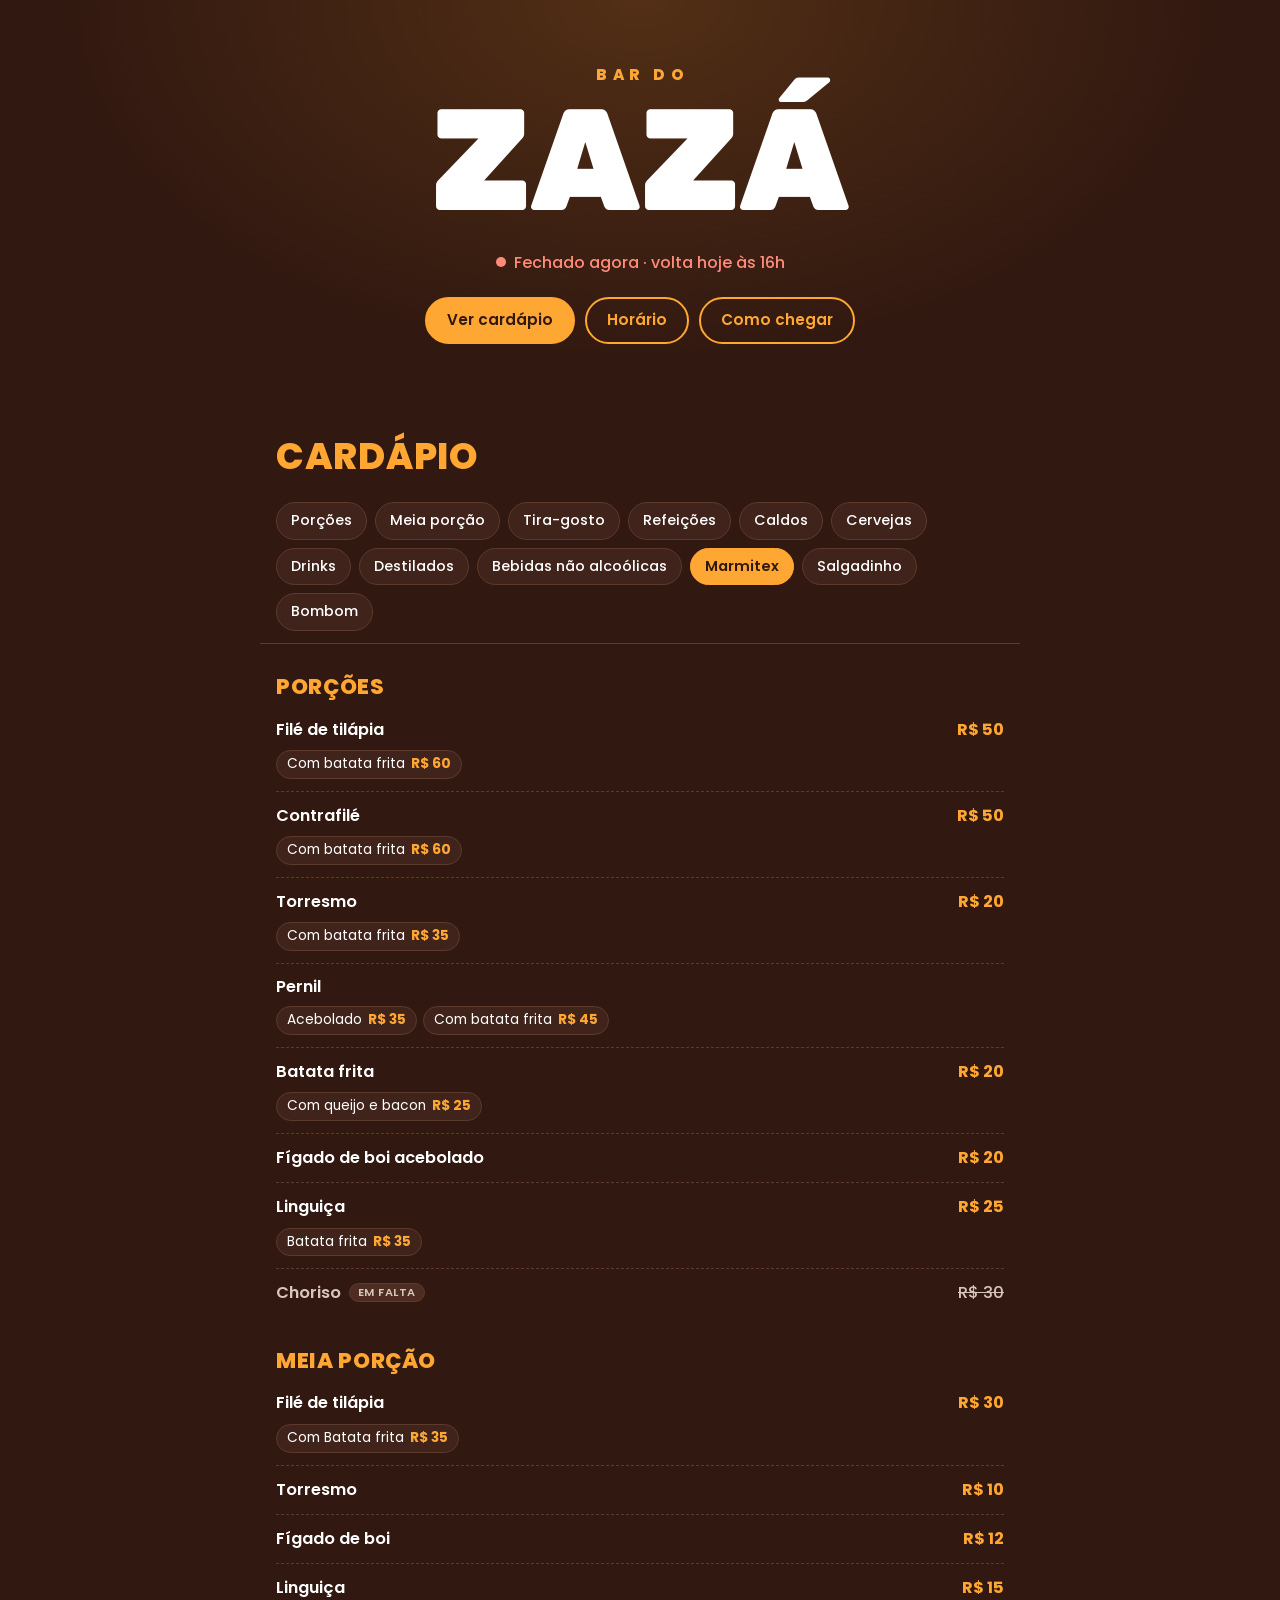
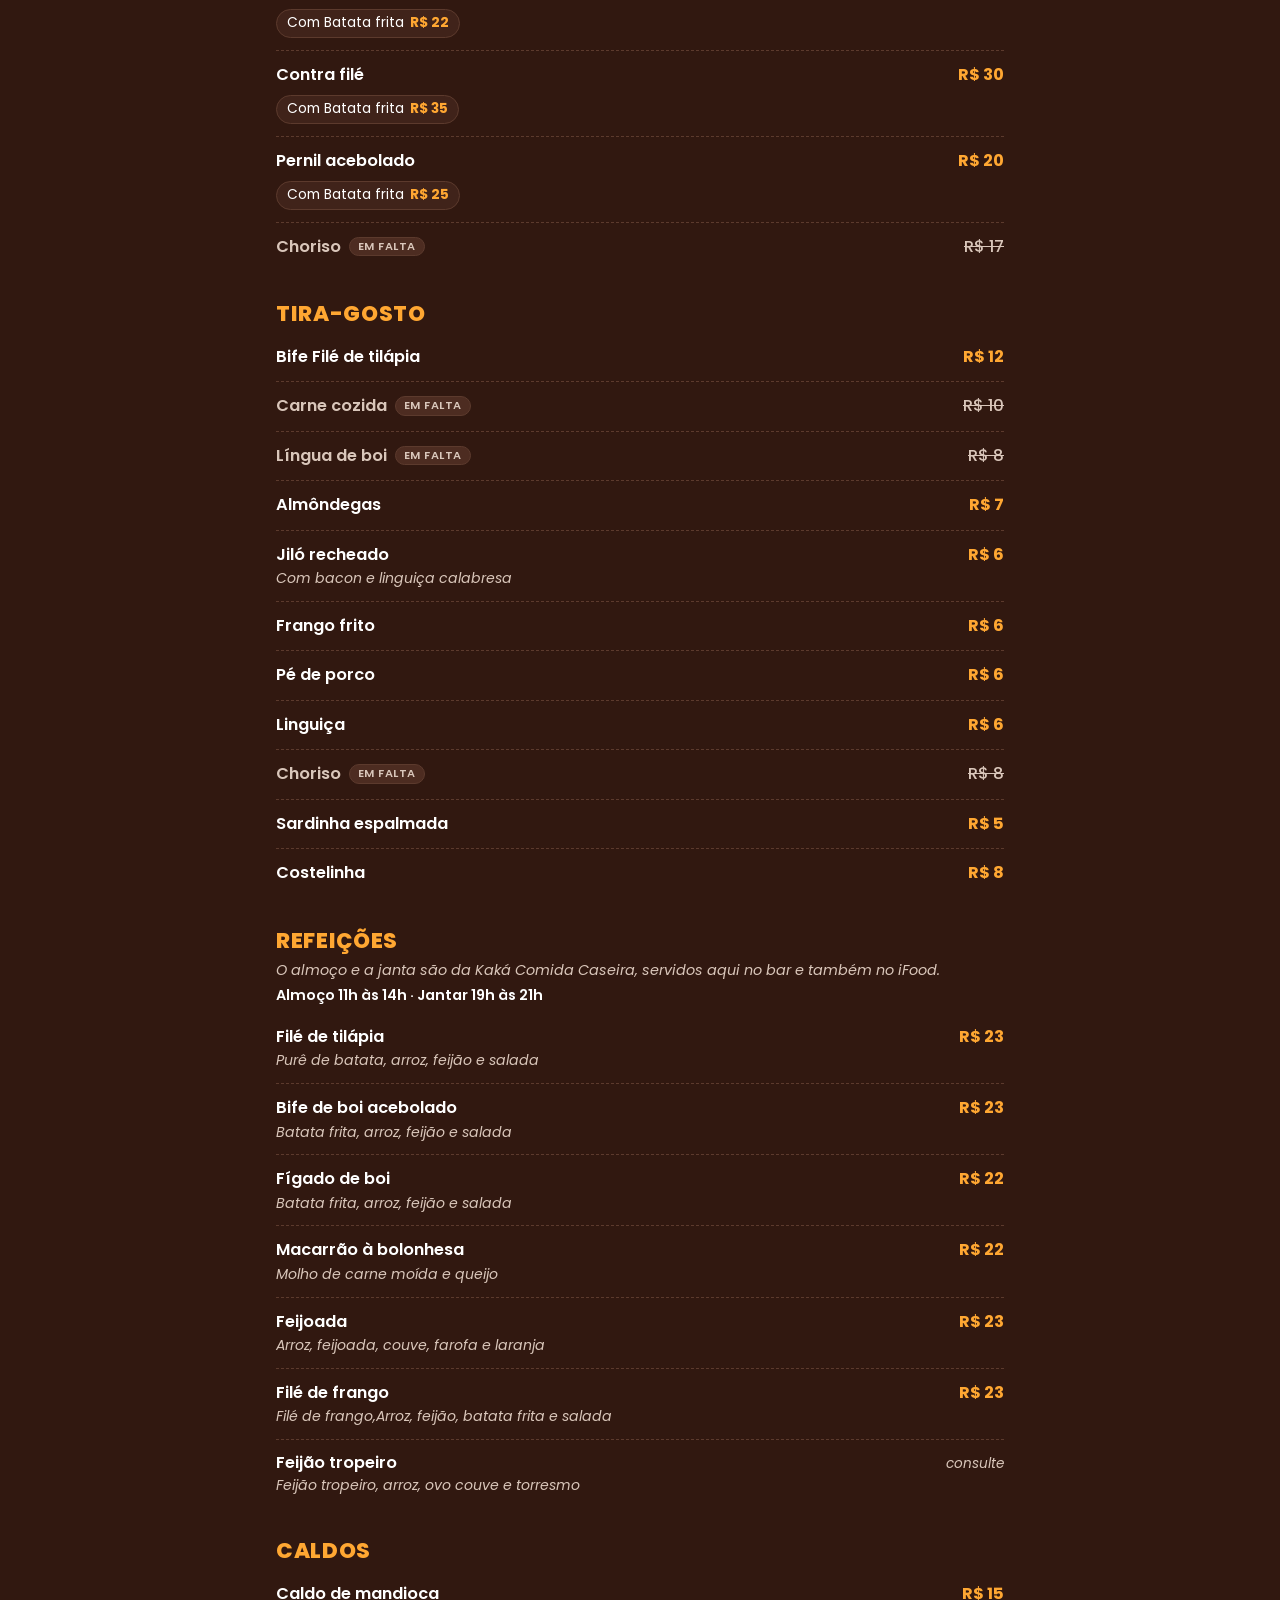
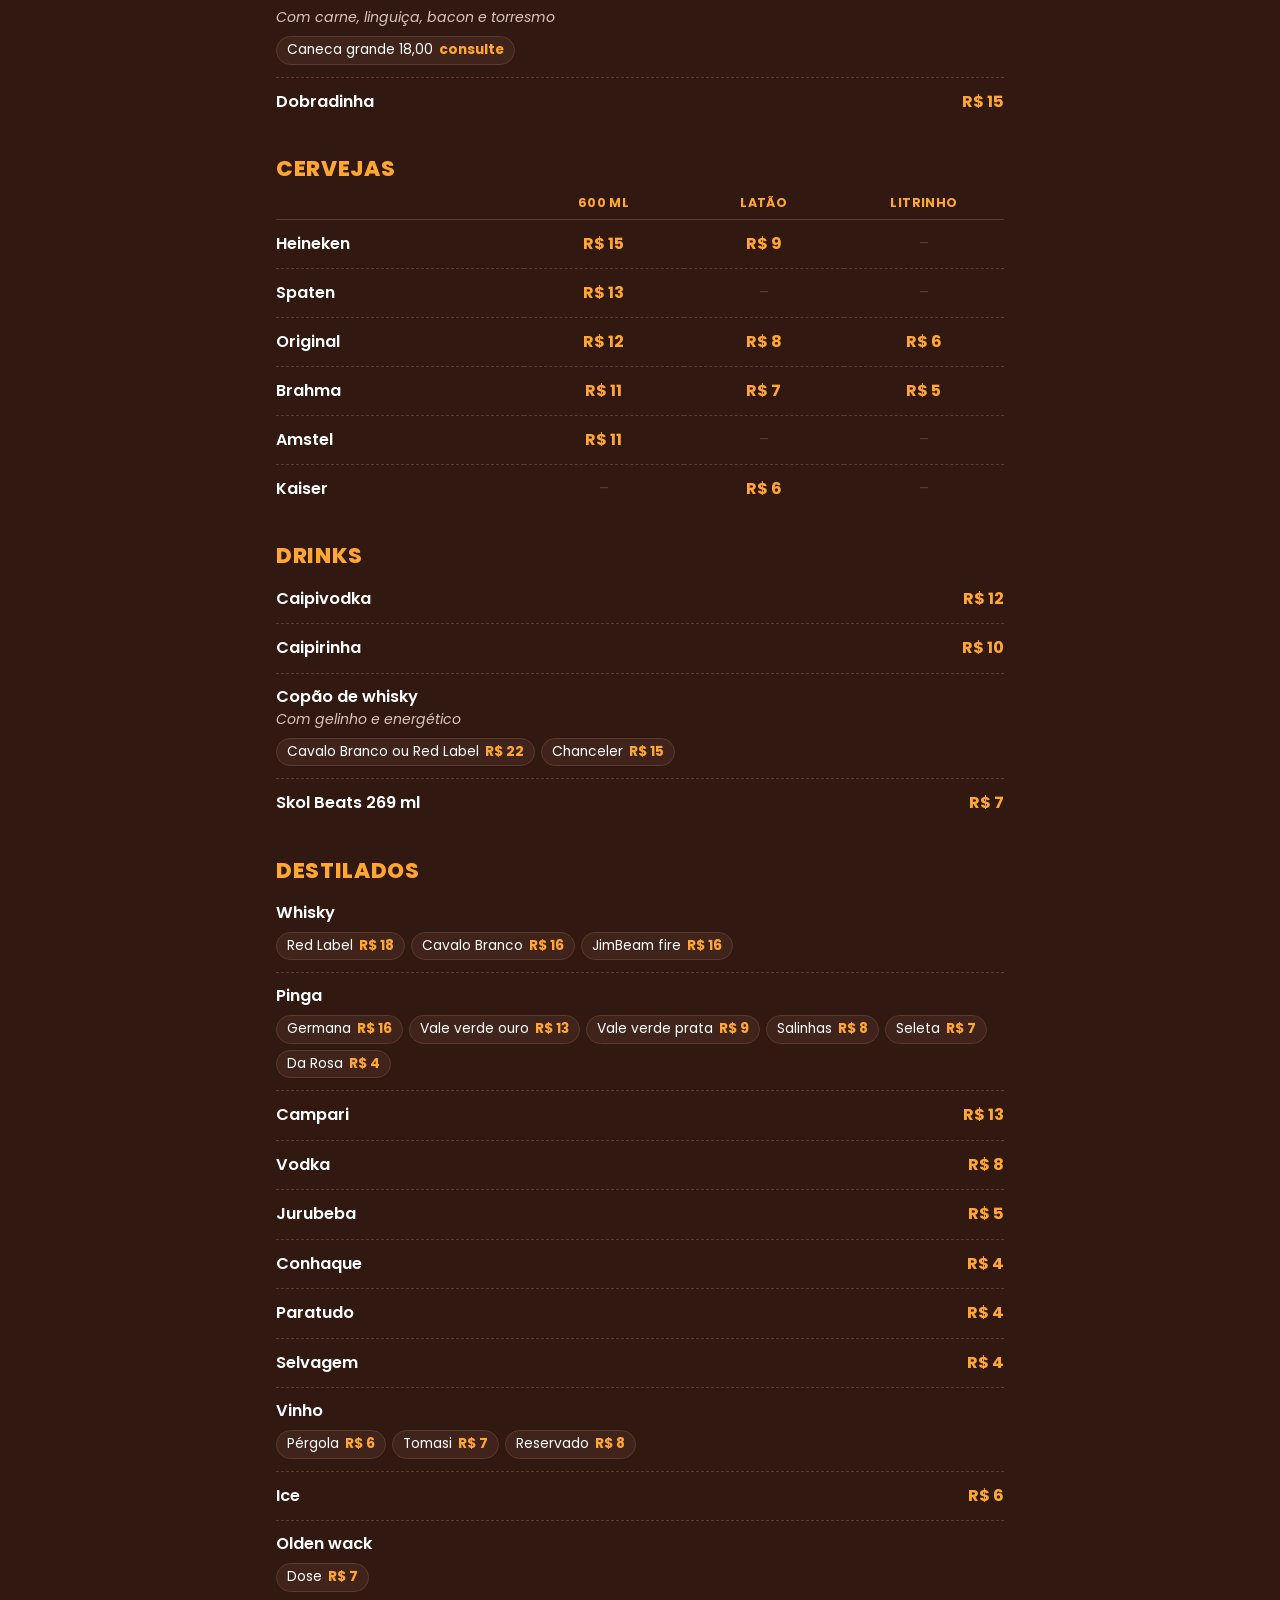
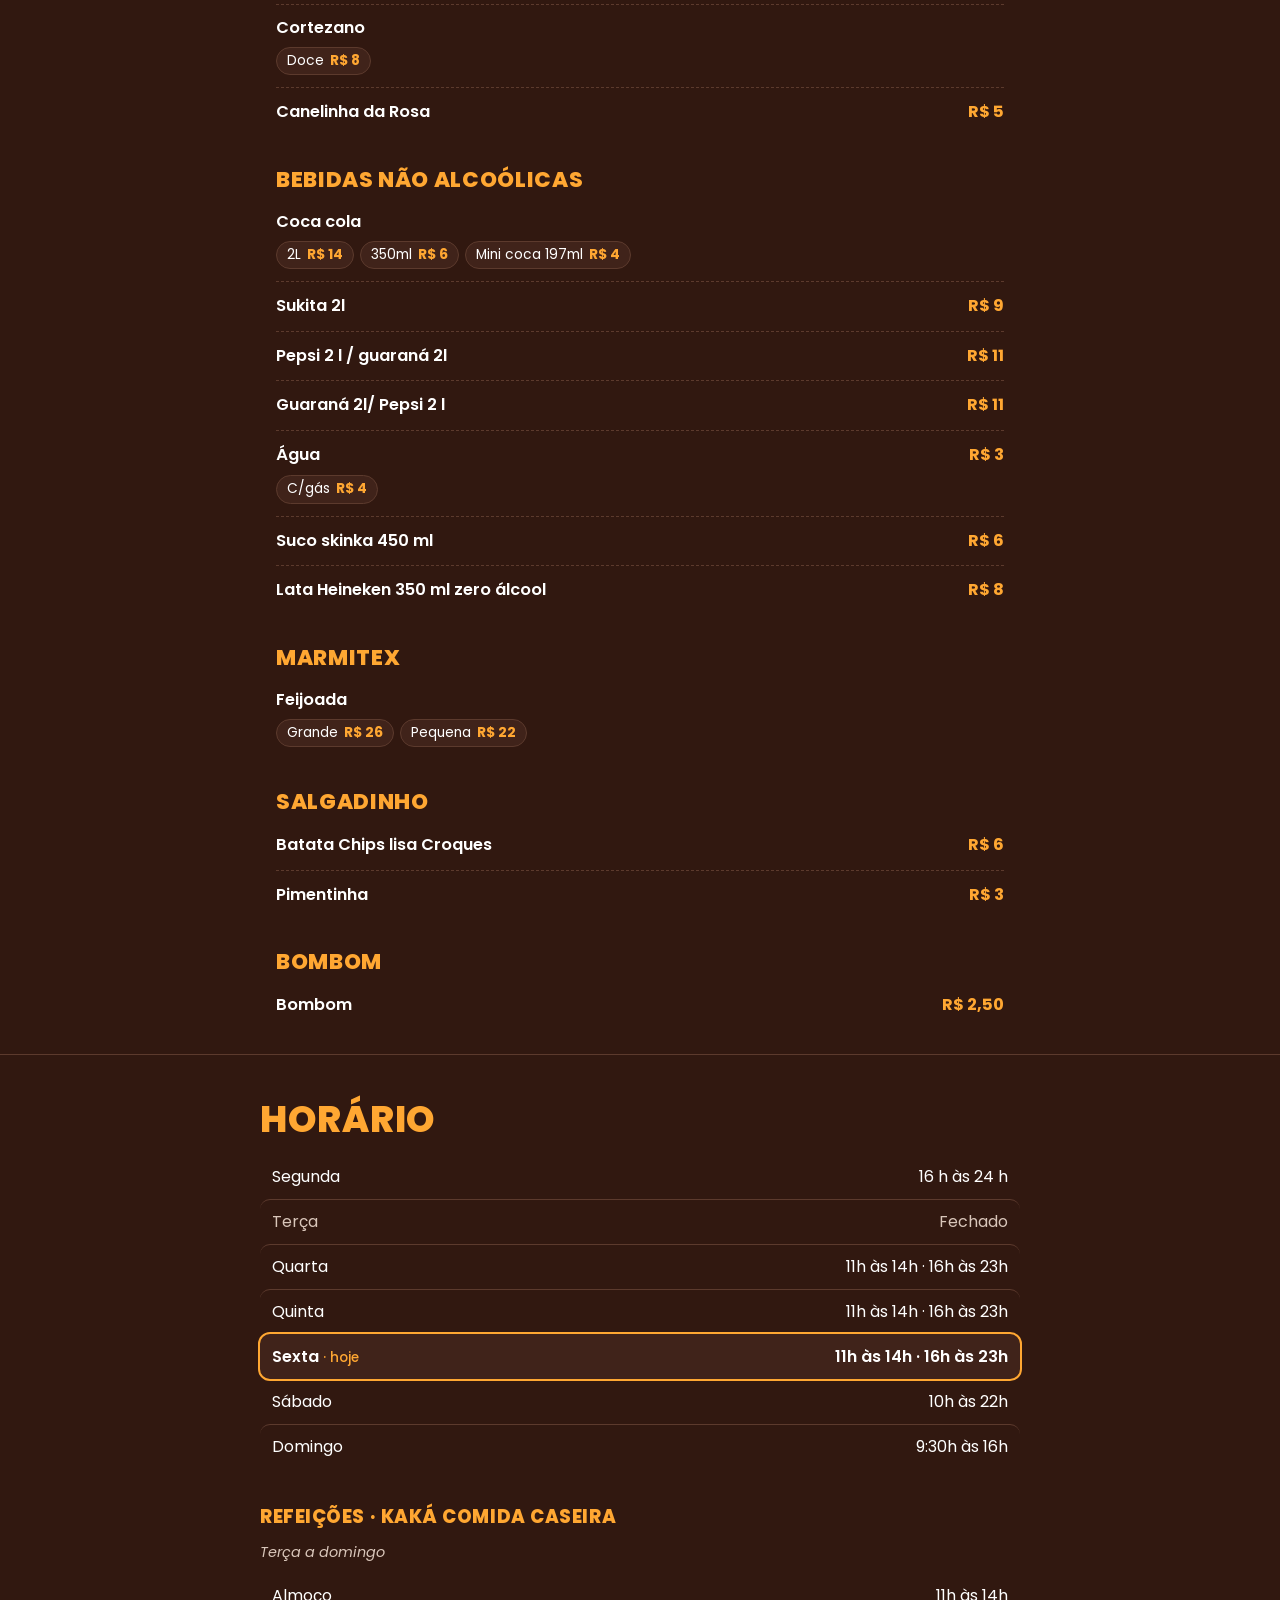
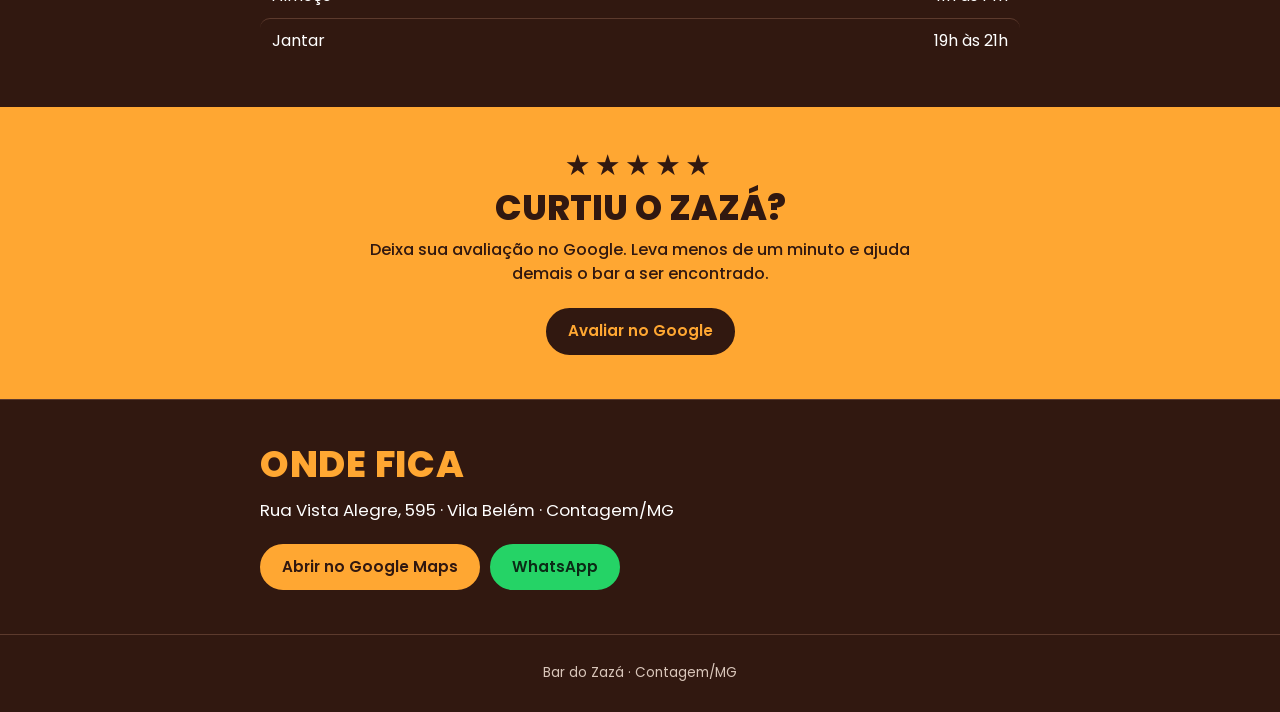
<file: index.html>
<!doctype html>
<html lang="pt-BR">
  <head>
    <meta charset="utf-8" />
    <meta name="viewport" content="width=device-width, initial-scale=1, viewport-fit=cover" />
    <title>Bar do Zazá · Cardápio e horário</title>
    <meta
      name="description"
      content="Cardápio, horário de funcionamento e localização do Bar do Zazá, em Contagem/MG. Porções, tira-gosto, refeições, cervejas e drinks."
    />
    <meta name="theme-color" content="#311810" />
    <meta property="og:title" content="Bar do Zazá" />
    <meta property="og:description" content="Cardápio, horário e localização. Terça a domingo, a partir das 12h." />
    <meta property="og:type" content="website" />
    <link rel="icon" href="assets/favicon.svg" type="image/svg+xml" />
    <link rel="preconnect" href="https://fonts.googleapis.com" />
    <link rel="preconnect" href="https://fonts.gstatic.com" crossorigin />
    <link
      href="https://fonts.googleapis.com/css2?family=Poppins:ital,wght@0,400;0,500;0,600;0,700;0,800;1,400&family=Rubik:wght@900&display=swap"
      rel="stylesheet"
    />
    <link rel="stylesheet" href="assets/style.css" />
  </head>
  <body>
    <header class="hero">
      <div class="hero__inner">
        <p class="hero__eyebrow">Bar do</p>
        <h1 class="hero__logo" aria-label="Zazá">Zazá</h1>
        <p class="status" id="status" aria-live="polite">&nbsp;</p>
        <nav class="hero__acoes" aria-label="Atalhos">
          <a class="botao botao--cheio" href="#cardapio">Ver cardápio</a>
          <a class="botao" href="#horario">Horário</a>
          <a class="botao" id="link-maps-topo" href="#" target="_blank" rel="noopener">Como chegar</a>
        </nav>
      </div>
    </header>

    <main>
      <section id="cardapio" class="cardapio" aria-labelledby="titulo-cardapio">
        <div class="secao-topo">
          <h2 id="titulo-cardapio" class="titulo">Cardápio</h2>
        </div>
        <nav class="abas" id="abas" aria-label="Seções do cardápio"></nav>
        <div class="cardapio__lista" id="cardapio-lista"></div>
      </section>

      <section id="fotos" class="fotos" aria-labelledby="titulo-fotos" hidden>
        <div class="secao-topo">
          <h2 id="titulo-fotos" class="titulo">Fotos</h2>
        </div>
        <ul class="fotos__lista" id="fotos-lista"></ul>
      </section>

      <section id="horario" class="bloco" aria-labelledby="titulo-horario">
        <div class="bloco__inner">
          <h2 id="titulo-horario" class="titulo">Horário</h2>
          <ul class="horarios" id="horarios"></ul>
          <p class="nota" id="aviso-horario"></p>

          <div class="refeicoes-horario" id="horario-refeicoes" hidden>
            <h3 class="subtitulo" id="titulo-refeicoes">Refeições</h3>
            <p class="nota nota--topo" id="dias-refeicoes"></p>
            <ul class="horarios" id="horarios-refeicoes"></ul>
          </div>
        </div>
      </section>

      <section id="avaliar" class="avaliar" aria-labelledby="titulo-avaliar">
        <div class="avaliar__inner">
          <div class="estrelas" aria-hidden="true">★★★★★</div>
          <h2 id="titulo-avaliar" class="avaliar__titulo">Curtiu o Zazá?</h2>
          <p class="avaliar__texto">
            Deixa sua avaliação no Google. Leva menos de um minuto e ajuda demais o bar a ser
            encontrado.
          </p>
          <a class="botao botao--escuro" id="link-avaliar" href="#" target="_blank" rel="noopener">
            Avaliar no Google
          </a>
        </div>
      </section>

      <section id="onde" class="bloco" aria-labelledby="titulo-onde">
        <div class="bloco__inner">
          <h2 id="titulo-onde" class="titulo">Onde fica</h2>
          <p class="endereco" id="endereco"></p>
          <div class="contatos">
            <a class="botao botao--cheio" id="link-maps" href="#" target="_blank" rel="noopener">
              Abrir no Google Maps
            </a>
            <a class="botao botao--whats" id="link-whatsapp" href="#" target="_blank" rel="noopener">WhatsApp</a>
            <a class="botao" id="link-instagram" href="#" target="_blank" rel="noopener" hidden>Instagram</a>
          </div>
        </div>
      </section>
    </main>

    <footer class="rodape">
      <p><span id="rodape-nome">Bar do Zazá</span> · Contagem/MG</p>
    </footer>

    <script src="assets/config.js"></script>
    <script src="assets/dados-padrao.js"></script>
    <script src="assets/dados-planilha.js"></script>
    <script src="assets/app.js"></script>
  </body>
</html>
</file>
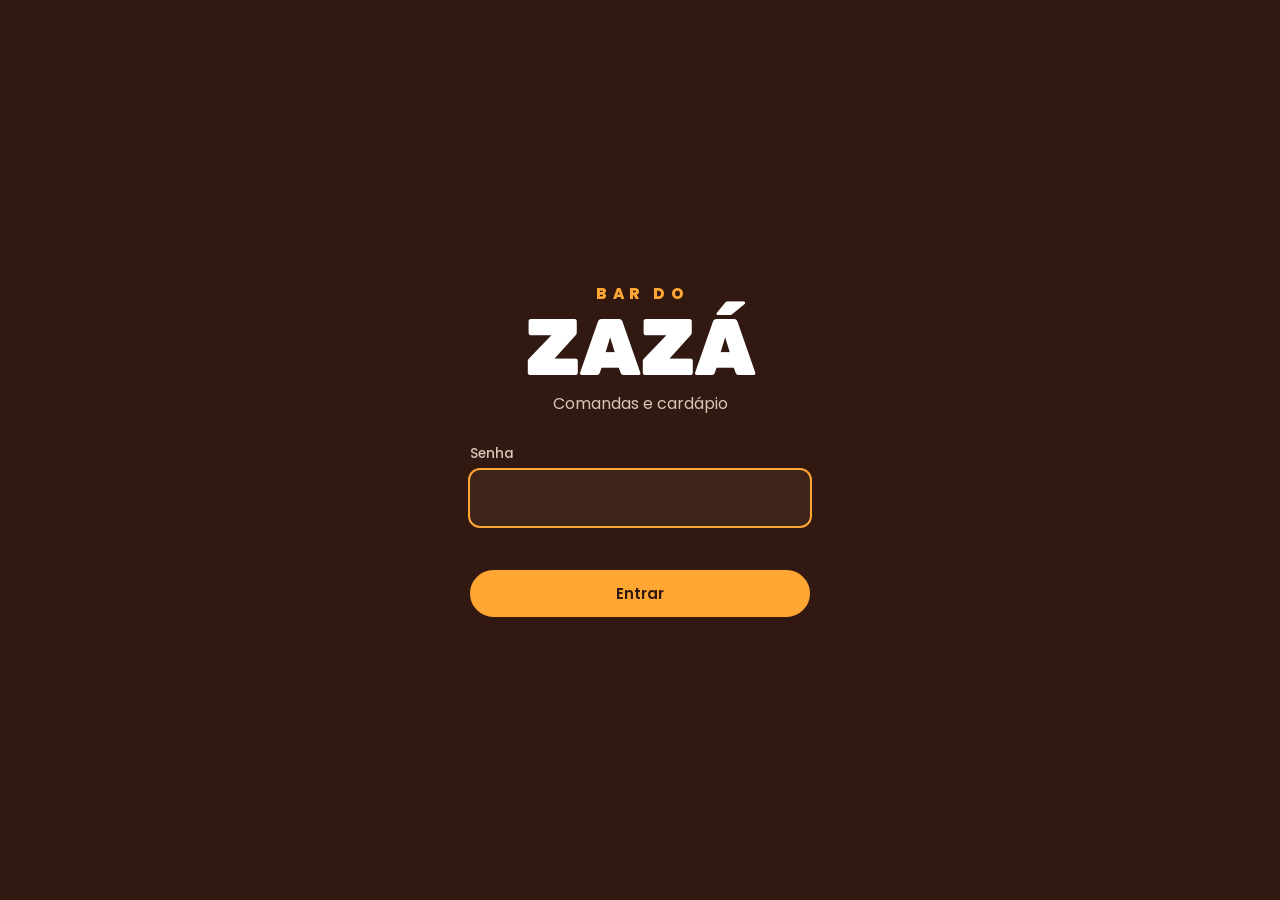
<file: admin/index.html>
<!doctype html>
<html lang="pt-BR">
  <head>
    <meta charset="utf-8" />
    <meta name="viewport" content="width=device-width, initial-scale=1, viewport-fit=cover" />
    <meta name="robots" content="noindex, nofollow" />
    <title>Zazá · Admin</title>
    <meta name="theme-color" content="#311810" />
    <meta name="apple-mobile-web-app-capable" content="yes" />
    <meta name="mobile-web-app-capable" content="yes" />
    <meta name="apple-mobile-web-app-title" content="Zazá Admin" />
    <link rel="icon" href="../assets/favicon.svg" type="image/svg+xml" />
    <link rel="apple-touch-icon" href="../assets/icone-180.png" />
    <link rel="manifest" href="manifest.webmanifest" />
    <link rel="preconnect" href="https://fonts.googleapis.com" />
    <link rel="preconnect" href="https://fonts.gstatic.com" crossorigin />
    <link
      href="https://fonts.googleapis.com/css2?family=Poppins:ital,wght@0,400;0,500;0,600;0,700;0,800;1,400&family=Rubik:wght@900&display=swap"
      rel="stylesheet"
    />
    <link rel="stylesheet" href="../assets/style.css" />
    <link rel="stylesheet" href="admin.css" />
  </head>
  <body class="admin">
    <!-- Login -->
    <section class="login" id="tela-login" hidden>
      <form class="login__caixa" id="form-login" autocomplete="on">
        <p class="hero__eyebrow">Bar do</p>
        <h1 class="hero__logo login__logo">Zazá</h1>
        <p class="login__sub">Comandas e cardápio</p>
        <label class="campo">
          <span>Senha</span>
          <input
            id="senha"
            name="password"
            type="password"
            inputmode="numeric"
            autocomplete="current-password"
            required
          />
        </label>
        <p class="erro" id="erro-login" role="alert"></p>
        <button class="botao botao--cheio botao--largo" type="submit" id="botao-entrar">Entrar</button>
      </form>
    </section>

    <!-- App (depois do login) -->
    <section id="tela-app" hidden>
      <header class="barra" id="barra">
        <h1 class="barra__titulo">Zazá</h1>
        <span class="sync" id="sync" role="status"></span>
        <button class="barra__link barra__link--forte" type="button" id="botao-instalar" hidden>Instalar app</button>
        <a class="barra__link" href="../" target="_blank" rel="noopener">Ver site</a>
        <button class="barra__link" type="button" id="botao-sair">Sair</button>
      </header>
      <nav class="menu" id="menu" aria-label="Seções do admin">
        <a href="#comandas" data-pagina="comandas">Comandas</a>
        <a href="#cardapio" data-pagina="cardapio">Cardápio</a>
        <a href="#vendas" data-pagina="vendas">Vendas</a>
        <a href="#bar" data-pagina="bar">Bar</a>
        <a href="#fotos" data-pagina="fotos">Fotos</a>
      </nav>

      <!-- Aparece em todas as telas (até dentro da comanda) quando algo não chega no banco -->
      <p class="alerta-envio" id="alerta-envio" role="alert" hidden></p>

      <div class="pagina" id="pagina-comandas" hidden></div>
      <div class="pagina" id="pagina-comanda" hidden></div>
      <div class="pagina" id="pagina-conta" hidden></div>
      <div class="pagina" id="pagina-vendas" hidden></div>
      <div class="pagina" id="pagina-bar" hidden></div>
      <div class="pagina" id="pagina-fotos" hidden></div>

      <div class="pagina" id="pagina-cardapio" hidden>
        <nav class="abas" id="abas" aria-label="Seções"></nav>
        <p class="dica">Toque em <b>Em falta</b> quando acabar. Toque no item para editar.</p>
        <div id="lista" class="admin-lista"></div>
        <div class="admin-rodape">
          <button class="botao botao--largo" type="button" id="botao-nova-secao">+ Nova seção</button>
        </div>
      </div>
    </section>

    <!-- Carregando -->
    <div class="carregando" id="carregando" hidden><span class="giro" aria-hidden="true"></span> Carregando…</div>

    <!-- Editor de item -->
    <dialog class="editor" id="editor" aria-labelledby="editor-titulo">
      <form id="form-item" method="dialog">
        <header class="editor__topo">
          <button class="barra__link" type="button" id="editor-cancelar">Cancelar</button>
          <h2 id="editor-titulo">Editar item</h2>
          <button class="barra__link barra__link--forte" type="submit" id="editor-salvar">Salvar</button>
        </header>

        <div class="editor__corpo">
          <label class="campo">
            <span>Seção</span>
            <select id="campo-secao"></select>
          </label>
          <label class="campo" id="campo-secao-nova-rotulo" hidden>
            <span>Nome da nova seção</span>
            <input id="campo-secao-nova" type="text" autocapitalize="sentences" />
          </label>
          <label class="campo" id="campo-depois-rotulo" hidden>
            <span>Aparece depois de</span>
            <select id="campo-depois"></select>
          </label>
          <label class="campo">
            <span>Nome</span>
            <input id="campo-nome" type="text" required autocapitalize="sentences" />
          </label>
          <label class="campo">
            <span>Descrição <small>(opcional)</small></span>
            <textarea id="campo-descricao" rows="2" autocapitalize="sentences"></textarea>
          </label>

          <fieldset class="precos">
            <legend>Preços</legend>
            <p class="dica dica--editor">
              Um preço só? Deixe a opção vazia. Tem variações (com batata, latão, 600 ml)? Uma linha para
              cada.
            </p>
            <div id="variacoes"></div>
            <button class="botao botao--pequeno" type="button" id="botao-variacao">+ Adicionar variação</button>
          </fieldset>

          <button class="botao botao--perigo botao--largo" type="button" id="botao-excluir">Excluir item</button>
        </div>
      </form>
    </dialog>

    <!-- Perguntas e confirmações (no lugar das janelinhas do navegador) -->
    <dialog class="pergunta" id="pergunta" aria-labelledby="pergunta-titulo">
      <form id="pergunta-form" novalidate>
        <h2 class="pergunta__titulo" id="pergunta-titulo"></h2>
        <p class="pergunta__texto" id="pergunta-texto"></p>
        <div id="pergunta-campos"></div>
        <p class="erro" id="pergunta-erro" role="alert"></p>
        <div class="pergunta__botoes">
          <button class="botao" type="button" id="pergunta-cancelar">Cancelar</button>
          <button class="botao botao--cheio" type="submit" id="pergunta-ok">OK</button>
        </div>
      </form>
    </dialog>

    <div class="aviso" id="aviso" role="status" aria-live="polite"></div>
    <div class="desfazer" id="desfazer" role="status" aria-live="polite">
      <span id="desfazer-texto"></span>
      <button type="button" id="desfazer-botao">Desfazer</button>
    </div>

    <script src="../assets/config.js"></script>
    <script src="comandas.js"></script>
    <script src="site.js"></script>
    <script src="admin.js"></script>
  </body>
</html>
</file>
<file: assets/style.css>
/* Cores e letras tiradas do cardápio impresso (PDF) */
:root {
  --fundo: #311810;
  --fundo-2: #40231a;
  --fundo-3: #4d2c21;
  --linha: #5c3a2d;
  --texto: #ffffff;
  --texto-suave: #d9c6ba;
  --laranja: #ffa732;
  --laranja-escuro: #e88f15;
  --verde: #6fd38a;
  --vermelho: #ff8b7b;
  --amarelo: #ffd166;
  --whats: #25d366;
  --largura: 760px;
  --gutter: 16px;
  --logo: "Rubik", "Poppins", sans-serif;
  color-scheme: dark;
}

[hidden] {
  display: none !important;
}

* {
  box-sizing: border-box;
}

html {
  scroll-behavior: smooth;
  scroll-padding-top: 76px;
  -webkit-text-size-adjust: 100%;
}

@media (prefers-reduced-motion: reduce) {
  html {
    scroll-behavior: auto;
  }
}

body {
  margin: 0;
  background: var(--fundo);
  color: var(--texto);
  font-family: "Poppins", system-ui, -apple-system, "Segoe UI", sans-serif;
  font-size: 16px;
  line-height: 1.5;
  overflow-x: hidden;
}

a {
  color: inherit;
}

h1,
h2,
h3,
p {
  margin: 0;
}

/* ---------- Botões ---------- */

.botao {
  display: inline-flex;
  align-items: center;
  justify-content: center;
  gap: 8px;
  min-height: 46px;
  padding: 10px 20px;
  border: 2px solid var(--laranja);
  border-radius: 999px;
  color: var(--laranja);
  background: transparent;
  font-weight: 600;
  font-size: 0.95rem;
  text-decoration: none;
  white-space: nowrap;
  transition:
    background-color 0.15s,
    color 0.15s;
}

.botao:hover {
  background: rgba(255, 167, 50, 0.12);
}

.botao:focus-visible,
.aba:focus-visible {
  outline: 3px solid var(--texto);
  outline-offset: 2px;
}

.botao--cheio {
  background: var(--laranja);
  color: var(--fundo);
}

.botao--cheio:hover {
  background: var(--laranja-escuro);
  border-color: var(--laranja-escuro);
}

.botao--whats {
  border-color: var(--whats);
  background: var(--whats);
  color: #0b2a16;
}

.botao--whats:hover {
  background: #1fb858;
  border-color: #1fb858;
}

/* ---------- Topo ---------- */

.hero {
  padding: 48px var(--gutter) 44px;
  text-align: center;
  background:
    radial-gradient(ellipse at 50% 0%, rgba(255, 167, 50, 0.16), transparent 65%), var(--fundo);
}

.hero__inner {
  max-width: var(--largura);
  margin: 0 auto;
}

.hero__eyebrow {
  color: var(--laranja);
  font-weight: 800;
  letter-spacing: 0.35em;
  padding-left: 0.35em;
  text-transform: uppercase;
  font-size: 0.95rem;
}

.hero__logo {
  font-family: var(--logo);
  font-weight: 900;
  font-size: clamp(4.5rem, 22vw, 9rem);
  line-height: 1;
  text-transform: uppercase;
  margin: 2px 0 18px;
}

.status {
  display: inline-block;
  max-width: 100%;
  min-height: 1.5em;
  font-weight: 500;
  color: var(--texto-suave);
  text-wrap: balance;
}

.status::before {
  content: "";
  display: inline-block;
  width: 10px;
  height: 10px;
  margin-right: 8px;
  border-radius: 50%;
  background: currentColor;
  vertical-align: 1px;
}

.status:empty::before {
  display: none;
}

.status--aberto {
  color: var(--verde);
}

.status--fechado {
  color: var(--vermelho);
}

.status a {
  color: inherit;
  font-weight: 600;
}

.hero__acoes {
  display: flex;
  flex-wrap: wrap;
  justify-content: center;
  gap: 10px;
  margin-top: 22px;
}

/* ---------- Títulos ---------- */

.titulo {
  color: var(--laranja);
  font-weight: 800;
  font-size: clamp(1.7rem, 7vw, 2.3rem);
  text-transform: uppercase;
  letter-spacing: 0.02em;
  line-height: 1.1;
}

/* ---------- Cardápio ---------- */

.cardapio {
  max-width: var(--largura);
  margin: 0 auto;
  padding: 36px 0 24px;
}

.secao-topo {
  padding: 0 var(--gutter);
}

.abas {
  position: sticky;
  top: 0;
  z-index: 5;
  display: flex;
  gap: 8px;
  overflow-x: auto;
  margin-top: 14px;
  padding: 12px var(--gutter);
  scroll-padding-inline: var(--gutter);
  background: var(--fundo);
  border-bottom: 1px solid var(--linha);
  scrollbar-width: none;
}

/* Margem no fim da rolagem: padding à direita é ignorado em lista que rola */
.abas::after {
  content: "";
  flex: 0 0 calc(var(--gutter) - 8px);
}

.abas::-webkit-scrollbar {
  display: none;
}

.aba {
  flex: none;
  padding: 7px 14px;
  border-radius: 999px;
  border: 1px solid var(--linha);
  background: var(--fundo-2);
  color: var(--texto);
  font-size: 0.9rem;
  font-weight: 500;
  text-decoration: none;
  white-space: nowrap;
}

.aba[aria-current="true"] {
  background: var(--laranja);
  border-color: var(--laranja);
  color: var(--fundo);
  font-weight: 600;
}

.cardapio__lista {
  padding: 0 var(--gutter);
}

.grupo {
  padding-top: 30px;
}

.grupo__titulo {
  color: var(--laranja);
  font-weight: 800;
  font-size: 1.35rem;
  line-height: 1.2;
  text-transform: uppercase;
  letter-spacing: 0.03em;
}

.grupo__nota {
  margin-top: 6px;
  color: var(--texto-suave);
  font-size: 0.9rem;
  font-style: italic;
}

.grupo__horas {
  margin-top: 4px;
  font-size: 0.9rem;
  font-weight: 600;
}

.grupo__horas > span {
  white-space: nowrap;
}

.grupo__nota a {
  color: var(--laranja);
  font-weight: 600;
  font-style: normal;
  white-space: nowrap;
}

.itens {
  list-style: none;
  margin: 6px 0 0;
  padding: 0;
}

.item {
  padding: 12px 0;
  border-bottom: 1px dashed var(--linha);
}

.item:last-child {
  border-bottom: 0;
}

.item__linha {
  display: flex;
  align-items: baseline;
  gap: 12px;
}

.item__nome {
  flex: 1;
  font-weight: 600;
  font-size: 1.02rem;
  line-height: 1.35;
}

.item__preco {
  color: var(--laranja);
  font-weight: 700;
  font-size: 1.02rem;
  white-space: nowrap;
  font-variant-numeric: tabular-nums;
}

.item__preco--consulte {
  color: var(--texto-suave);
  font-weight: 400;
  font-size: 0.85rem;
  font-style: italic;
}

.item__desc {
  margin-top: 2px;
  color: var(--texto-suave);
  font-size: 0.88rem;
  font-style: italic;
  line-height: 1.4;
}

.opcoes {
  display: flex;
  flex-wrap: wrap;
  gap: 6px;
  list-style: none;
  margin: 8px 0 0;
  padding: 0;
}

.opcao {
  display: inline-flex;
  align-items: baseline;
  gap: 6px;
  padding: 4px 10px;
  border-radius: 999px;
  background: var(--fundo-2);
  border: 1px solid var(--linha);
  font-size: 0.86rem;
  line-height: 1.35;
}

.opcao b {
  color: var(--laranja);
  font-weight: 700;
  font-variant-numeric: tabular-nums;
}

.opcao--falta {
  color: var(--texto-suave);
}

.opcao--falta b {
  color: var(--texto-suave);
  text-decoration: line-through;
  font-weight: 500;
}

/* ---------- Seção em tabela (ex.: cervejas: 600 ml | latão | litrinho) ---------- */

.tabela {
  width: 100%;
  margin-top: 8px;
  border-collapse: collapse;
  font-variant-numeric: tabular-nums;
}

.tabela th {
  padding: 6px 4px 8px;
  color: var(--laranja);
  font-size: 0.78rem;
  font-weight: 700;
  letter-spacing: 0.03em;
  text-transform: uppercase;
  text-align: center;
  vertical-align: bottom;
  line-height: 1.2;
  border-bottom: 1px solid var(--linha);
}

.tabela th:first-child {
  text-align: left;
  padding-left: 0;
}

.tabela td {
  padding: 12px 4px;
  text-align: center;
  font-weight: 700;
  color: var(--laranja);
  border-bottom: 1px dashed var(--linha);
  white-space: nowrap;
}

.tabela tr:last-child td {
  border-bottom: 0;
}

.tabela td:first-child {
  padding-left: 0;
  text-align: left;
  color: var(--texto);
  font-weight: 600;
  white-space: normal;
}

.tabela .vazio {
  color: var(--linha);
  font-weight: 400;
}

.tabela .falta {
  color: var(--texto-suave);
  font-weight: 500;
  text-decoration: line-through;
}

.tabela th:not(:first-child),
.tabela td:not(:first-child) {
  width: 22%;
}

/* Item em falta: continua no cardápio, mas apagado e com selo */
.item--falta .item__nome,
.item--falta .item__preco,
.tabela .linha--falta td:first-child {
  color: var(--texto-suave);
}

.item--falta .item__preco {
  text-decoration: line-through;
  font-weight: 500;
}

.item--falta .opcao,
.item--falta .opcao b {
  color: var(--texto-suave);
}

.item--falta .opcao b {
  text-decoration: line-through;
  font-weight: 500;
}

.selo-falta {
  display: inline-block;
  margin-left: 8px;
  padding: 1px 8px;
  border-radius: 999px;
  background: var(--fundo-3);
  border: 1px solid var(--linha);
  color: var(--texto-suave);
  font-size: 0.7rem;
  font-weight: 600;
  font-style: normal;
  letter-spacing: 0.04em;
  text-transform: uppercase;
  vertical-align: 2px;
  white-space: nowrap;
}

/* ---------- Fotos ---------- */

.fotos {
  max-width: var(--largura);
  margin: 0 auto;
  padding: 44px 0;
  border-top: 1px solid var(--linha);
}

/* Carrossel: no celular rola de lado, uma foto e um pedaço da próxima */
.fotos__lista {
  display: flex;
  gap: 12px;
  overflow-x: auto;
  list-style: none;
  margin: 18px 0 0;
  padding: 0 var(--gutter) 4px;
  scroll-snap-type: x mandatory;
  scroll-padding-inline: var(--gutter);
  scrollbar-width: none;
}

.fotos__lista::-webkit-scrollbar {
  display: none;
}

.fotos__lista::after {
  content: "";
  flex: 0 0 calc(var(--gutter) - 12px);
}

.fotos__lista > li {
  flex: 0 0 min(78%, 300px);
  scroll-snap-align: start;
}

.foto {
  margin: 0;
}

.foto img {
  display: block;
  width: 100%;
  aspect-ratio: 4 / 5;
  object-fit: cover;
  border-radius: 12px;
  background: var(--fundo-2);
}

.foto figcaption {
  margin-top: 8px;
  color: var(--texto-suave);
  font-size: 0.88rem;
  font-style: italic;
}

/* ---------- Horário / Onde ---------- */

.selo-agora {
  display: inline-block;
  margin-left: 8px;
  padding: 1px 8px;
  border-radius: 999px;
  background: var(--verde);
  color: #0d2a16;
  font-size: 0.7rem;
  font-weight: 700;
  font-style: normal;
  letter-spacing: 0.03em;
  text-transform: uppercase;
  vertical-align: 2px;
  white-space: nowrap;
}

.refeicoes-horario {
  margin-top: 36px;
}

.subtitulo {
  color: var(--laranja);
  font-weight: 800;
  font-size: 1.15rem;
  text-transform: uppercase;
  letter-spacing: 0.03em;
  line-height: 1.25;
}

.nota--topo {
  margin-top: 4px;
}

.refeicoes-horario .horarios {
  margin-top: 10px;
}

.bloco {
  padding: 44px var(--gutter);
  border-top: 1px solid var(--linha);
}

.bloco__inner {
  max-width: var(--largura);
  margin: 0 auto;
}

.horarios {
  list-style: none;
  margin: 16px 0 0;
  padding: 0;
}

.horarios li {
  display: flex;
  justify-content: space-between;
  gap: 12px;
  padding: 10px 12px;
  border-radius: 10px;
}

.horarios li + li {
  border-top: 1px solid var(--linha);
}

.horarios .fechado {
  color: var(--texto-suave);
}

.horarios .hoje {
  background: var(--fundo-2);
  border-top-color: transparent;
  outline: 2px solid var(--laranja);
  font-weight: 600;
}

.horarios .hoje + li {
  border-top-color: transparent;
}

.horarios .hoje .dia::after {
  content: " · hoje";
  color: var(--laranja);
  font-weight: 500;
  font-size: 0.85rem;
}

.horarios small {
  display: block;
  color: var(--texto-suave);
  font-size: 0.8rem;
  font-weight: 400;
}

.horarios .hora {
  text-align: right;
}

.horarios .turno {
  white-space: nowrap;
}

.nota {
  margin-top: 14px;
  color: var(--texto-suave);
  font-size: 0.9rem;
  font-style: italic;
}

.endereco {
  margin-top: 14px;
  font-size: 1.05rem;
}

.contatos {
  display: flex;
  flex-wrap: wrap;
  gap: 10px;
  margin-top: 20px;
}

/* ---------- Avaliar ---------- */

.avaliar {
  background: var(--laranja);
  color: var(--fundo);
  padding: 44px var(--gutter);
  text-align: center;
}

.avaliar__inner {
  max-width: 540px;
  margin: 0 auto;
}

.estrelas {
  font-size: 1.8rem;
  letter-spacing: 0.15em;
  line-height: 1;
}

.avaliar__titulo {
  margin-top: 10px;
  font-weight: 800;
  font-size: clamp(1.6rem, 6vw, 2.2rem);
  text-transform: uppercase;
  line-height: 1.1;
}

.avaliar__texto {
  margin: 10px 0 22px;
  font-weight: 500;
}

.avaliar .botao {
  background: var(--fundo);
  border-color: var(--fundo);
  color: var(--laranja);
}

.avaliar .botao:hover {
  background: var(--fundo-2);
}

/* ---------- Rodapé ---------- */

.rodape {
  padding: 28px var(--gutter) calc(28px + env(safe-area-inset-bottom));
  text-align: center;
  color: var(--texto-suave);
  font-size: 0.85rem;
  border-top: 1px solid var(--linha);
}

@media (min-width: 760px) {
  .hero {
    padding: 64px var(--gutter) 56px;
  }

  /* No computador cabe tudo: as seções quebram linha em vez de rolar de lado */
  .abas {
    flex-wrap: wrap;
    overflow: visible;
  }

  .abas::after {
    display: none;
  }
}
</file>
<file: admin/admin.css>
/* Admin: usa as cores e botões de assets/style.css */

.admin {
  padding-bottom: env(safe-area-inset-bottom);
}

/* ---------- Login ---------- */

.login {
  min-height: 100vh;
  min-height: 100dvh;
  display: grid;
  place-items: center;
  padding: 24px var(--gutter);
}

.login__caixa {
  width: 100%;
  max-width: 340px;
  text-align: center;
}

.login__logo {
  font-size: 5rem;
  margin-bottom: 4px;
}

.login__sub {
  color: var(--texto-suave);
  margin-bottom: 28px;
}

.login .campo {
  text-align: left;
}

.login input {
  font-size: 1.4rem;
  letter-spacing: 0.3em;
  text-align: center;
}

/* ---------- Campos ---------- */

.campo {
  display: block;
  margin-bottom: 16px;
}

.campo > span {
  display: block;
  margin-bottom: 6px;
  color: var(--texto-suave);
  font-size: 0.85rem;
  font-weight: 500;
}

.campo small {
  font-weight: 400;
  opacity: 0.8;
}

input,
select,
textarea {
  width: 100%;
  min-height: 48px;
  padding: 10px 12px;
  border: 1px solid var(--linha);
  border-radius: 10px;
  background: var(--fundo-2);
  color: var(--texto);
  font: inherit;
  font-size: 16px; /* 16px evita o zoom automático do iPhone */
}

textarea {
  resize: vertical;
}

input:focus,
select:focus,
textarea:focus {
  outline: 2px solid var(--laranja);
  outline-offset: 0;
  border-color: transparent;
}

.erro {
  min-height: 1.4em;
  margin: -4px 0 12px;
  color: var(--vermelho);
  font-size: 0.9rem;
}

.botao--largo {
  width: 100%;
}

.botao--pequeno {
  min-height: 40px;
  padding: 6px 14px;
  font-size: 0.88rem;
}

.botao--perigo {
  margin-top: 28px;
  border-color: var(--vermelho);
  color: var(--vermelho);
}

.botao--perigo:hover {
  background: rgba(255, 139, 123, 0.12);
}

button.botao {
  font-family: inherit;
  cursor: pointer;
}

.botao[disabled] {
  opacity: 0.6;
  cursor: wait;
}

/* ---------- Barra do topo ---------- */

.barra {
  display: flex;
  align-items: center;
  gap: 4px;
  padding: calc(10px + env(safe-area-inset-top)) var(--gutter) 10px;
  max-width: var(--largura);
  margin: 0 auto;
}

.barra__titulo {
  flex: 1;
  color: var(--laranja);
  font-weight: 800;
  font-size: 1.4rem;
  text-transform: uppercase;
}

.barra__link {
  min-height: 44px;
  padding: 8px 10px;
  border: 0;
  background: none;
  color: var(--texto-suave);
  font: inherit;
  font-size: 0.95rem;
  font-weight: 500;
  text-decoration: none;
  cursor: pointer;
  display: inline-flex;
  align-items: center;
}

.barra__link--forte {
  color: var(--laranja);
  font-weight: 700;
}

.admin .abas {
  max-width: var(--largura);
  margin: 0 auto;
}

.dica {
  max-width: var(--largura);
  margin: 14px auto 0;
  padding: 0 var(--gutter);
  color: var(--texto-suave);
  font-size: 0.85rem;
}

.dica--editor {
  margin: 0 0 12px;
  padding: 0;
}

/* ---------- Lista ---------- */

.admin-lista {
  max-width: var(--largura);
  margin: 0 auto;
  padding: 0 var(--gutter);
}

.admin-secao {
  padding-top: 26px;
}

.admin-secao__titulo {
  color: var(--laranja);
  font-weight: 800;
  font-size: 1.2rem;
  text-transform: uppercase;
  letter-spacing: 0.03em;
  margin-bottom: 10px;
}

.cartao {
  margin-bottom: 10px;
  border: 1px solid var(--linha);
  border-radius: 14px;
  background: var(--fundo-2);
  overflow: hidden;
}

.cartao--falta {
  opacity: 0.75;
}

.cartao__topo {
  display: flex;
  align-items: center;
  gap: 10px;
  width: 100%;
  padding: 12px 14px;
  border: 0;
  background: none;
  color: inherit;
  font: inherit;
  text-align: left;
  cursor: pointer;
}

.cartao__nome {
  flex: 1;
  font-weight: 600;
  line-height: 1.3;
}

.cartao__nome small {
  display: block;
  color: var(--texto-suave);
  font-weight: 400;
  font-style: italic;
  font-size: 0.82rem;
}

.cartao__editar {
  flex: none;
  color: var(--laranja);
  font-size: 0.85rem;
  font-weight: 600;
}

.variacao {
  display: flex;
  align-items: center;
  gap: 10px;
  min-height: 54px;
  padding: 6px 14px;
  border-top: 1px solid var(--linha);
}

.variacao__nome {
  flex: 1;
  font-size: 0.92rem;
  color: var(--texto-suave);
}

.variacao__preco {
  font-weight: 700;
  color: var(--laranja);
  font-variant-numeric: tabular-nums;
  white-space: nowrap;
}

.variacao--falta .variacao__preco {
  color: var(--texto-suave);
  text-decoration: line-through;
}

/* Interruptor "Em falta" — grande, pra tocar com o dedo */
.chave {
  display: inline-flex;
  align-items: center;
  gap: 8px;
  min-height: 44px;
  padding: 0 0 0 6px;
  border: 0;
  background: none;
  color: var(--texto-suave);
  font: inherit;
  font-size: 0.8rem;
  font-weight: 600;
  cursor: pointer;
  white-space: nowrap;
}

.chave__trilho {
  position: relative;
  width: 46px;
  height: 28px;
  border-radius: 999px;
  background: var(--fundo-3);
  border: 1px solid var(--linha);
  transition: background-color 0.15s;
}

.chave__trilho::after {
  content: "";
  position: absolute;
  top: 3px;
  left: 3px;
  width: 20px;
  height: 20px;
  border-radius: 50%;
  background: var(--texto-suave);
  transition: transform 0.15s;
}

.chave[aria-checked="true"] {
  color: var(--vermelho);
}

.chave[aria-checked="true"] .chave__trilho {
  background: var(--vermelho);
  border-color: var(--vermelho);
}

.chave[aria-checked="true"] .chave__trilho::after {
  transform: translateX(18px);
  background: #fff;
}

.chave[aria-busy="true"] {
  opacity: 0.5;
  pointer-events: none;
}

.chave:focus-visible {
  outline: 3px solid var(--laranja);
  outline-offset: 2px;
  border-radius: 8px;
}

.adicionar {
  width: 100%;
  min-height: 48px;
  margin-bottom: 4px;
  border: 1px dashed var(--linha);
  border-radius: 14px;
  background: none;
  color: var(--laranja);
  font: inherit;
  font-weight: 600;
  font-size: 0.92rem;
  cursor: pointer;
}

.admin-rodape {
  max-width: var(--largura);
  margin: 32px auto 0;
  padding: 0 var(--gutter) 48px;
}

/* ---------- Editor (tela cheia no celular) ---------- */

.editor {
  width: 100%;
  max-width: 560px;
  height: 100%;
  max-height: 100%;
  margin: 0 auto;
  padding: 0;
  border: 0;
  background: var(--fundo);
  color: var(--texto);
}

.editor::backdrop {
  background: rgba(0, 0, 0, 0.6);
}

@media (min-width: 600px) {
  .editor {
    height: auto;
    max-height: 90vh;
    margin: auto;
    border-radius: 16px;
    border: 1px solid var(--linha);
  }
}

.editor__topo {
  position: sticky;
  top: 0;
  z-index: 2;
  display: flex;
  align-items: center;
  justify-content: space-between;
  padding: calc(6px + env(safe-area-inset-top)) 6px 6px;
  background: var(--fundo);
  border-bottom: 1px solid var(--linha);
}

.editor__topo h2 {
  font-size: 1rem;
  font-weight: 600;
}

.editor__corpo {
  padding: 18px var(--gutter) calc(32px + env(safe-area-inset-bottom));
}

.precos {
  margin: 8px 0 0;
  padding: 0;
  border: 0;
}

.precos legend {
  margin-bottom: 6px;
  padding: 0;
  color: var(--texto-suave);
  font-size: 0.85rem;
  font-weight: 500;
}

.linha-preco {
  display: grid;
  grid-template-columns: 1fr 96px 44px;
  gap: 8px;
  align-items: center;
  margin-bottom: 8px;
}

.linha-preco__falta {
  grid-column: 1 / -1;
  display: flex;
  align-items: center;
  gap: 8px;
  margin: -2px 0 6px;
  color: var(--texto-suave);
  font-size: 0.85rem;
}

.linha-preco__falta input {
  width: 22px;
  min-height: 22px;
  height: 22px;
  accent-color: var(--vermelho);
}

.preco-campo {
  position: relative;
}

.preco-campo::before {
  content: "R$";
  position: absolute;
  left: 10px;
  top: 50%;
  transform: translateY(-50%);
  color: var(--texto-suave);
  font-size: 0.85rem;
  pointer-events: none;
}

.preco-campo input {
  padding-left: 34px;
}

.remover {
  width: 44px;
  height: 44px;
  border: 1px solid var(--linha);
  border-radius: 10px;
  background: none;
  color: var(--texto-suave);
  font-size: 1.3rem;
  line-height: 1;
  cursor: pointer;
}

/* ---------- Pergunta (no lugar do confirm/prompt do navegador) ---------- */

.pergunta {
  width: calc(100% - 32px);
  max-width: 400px;
  padding: 22px 20px 18px;
  border: 1px solid var(--linha);
  border-radius: 18px;
  background: var(--fundo);
  color: var(--texto);
}

.pergunta::backdrop {
  background: rgba(0, 0, 0, 0.6);
}

.pergunta__titulo {
  font-size: 1.2rem;
  font-weight: 700;
  line-height: 1.3;
}

.pergunta__texto {
  margin-top: 6px;
  color: var(--texto-suave);
  font-size: 0.92rem;
}

#pergunta-campos {
  margin-top: 16px;
}

#pergunta-campos .campo:last-child {
  margin-bottom: 4px;
}

.pergunta .erro {
  margin: 4px 0 0;
  min-height: 0;
}

.pergunta__botoes {
  display: flex;
  gap: 10px;
  margin-top: 18px;
}

.pergunta__botoes .botao {
  flex: 1;
}

.botao--perigo-cheio {
  background: var(--vermelho);
  border-color: var(--vermelho);
  color: #2a0905;
}

/* ---------- Avisos ---------- */

.carregando {
  position: fixed;
  inset: 0;
  z-index: 20;
  display: flex;
  align-items: center;
  justify-content: center;
  gap: 10px;
  background: rgba(49, 24, 16, 0.85);
  color: var(--texto);
  font-weight: 500;
}

.giro {
  width: 22px;
  height: 22px;
  border: 3px solid var(--linha);
  border-top-color: var(--laranja);
  border-radius: 50%;
  animation: girar 0.8s linear infinite;
}

@keyframes girar {
  to {
    transform: rotate(360deg);
  }
}

.aviso {
  position: fixed;
  left: 50%;
  bottom: calc(20px + env(safe-area-inset-bottom));
  z-index: 30;
  max-width: calc(100% - 32px);
  padding: 12px 18px;
  border-radius: 12px;
  background: var(--texto);
  color: var(--fundo);
  font-weight: 600;
  font-size: 0.92rem;
  box-shadow: 0 6px 24px rgba(0, 0, 0, 0.35);
  opacity: 0;
  visibility: hidden;
  transform: translate(-50%, 20px);
  transition:
    transform 0.2s,
    opacity 0.2s,
    visibility 0.2s;
  pointer-events: none;
}

.aviso--visivel {
  opacity: 1;
  visibility: visible;
  transform: translate(-50%, 0);
}

.aviso--erro {
  background: var(--vermelho);
  color: #2a0905;
}

/* ======================= Comandas ======================= */

.barra__link--perigo {
  color: var(--vermelho);
}

.sync {
  margin-right: auto;
  margin-left: 4px;
  color: var(--texto-suave);
  font-size: 0.72rem;
  white-space: nowrap;
}

.sync--ok {
  color: var(--verde);
}

.sync--alerta {
  color: var(--amarelo);
}

.sync--perigo {
  color: var(--vermelho);
  font-weight: 700;
}

.alerta-envio {
  position: sticky;
  top: 0;
  z-index: 20;
  margin: 0;
  padding: 8px 16px;
  background: #b3261e; /* mais escuro que --vermelho: texto branco legível */
  color: #fff;
  font-size: 0.85rem;
  font-weight: 700;
  text-align: center;
}

.barra__titulo {
  flex: none;
}

/* Menu das três áreas */
.menu {
  position: sticky;
  top: 0;
  z-index: 6;
  display: flex;
  max-width: var(--largura);
  margin: 0 auto;
  padding: 0 var(--gutter);
  background: var(--fundo);
  border-bottom: 1px solid var(--linha);
  overflow-x: auto;
  scrollbar-width: none;
}

.menu a {
  flex: 1 0 auto;
  padding: 12px 6px;
  font-size: 0.9rem; /* cinco abas cabem num celular de 360px */
  text-align: center;
  color: var(--texto-suave);
  font-weight: 600;
  text-decoration: none;
  border-bottom: 3px solid transparent;
}

.menu a[aria-current="page"] {
  color: var(--laranja);
  border-bottom-color: var(--laranja);
}

.admin .abas {
  top: 47px;
}

.conteudo {
  max-width: var(--largura);
  margin: 0 auto;
  padding: 16px var(--gutter) 0;
}

.vazio-texto {
  color: var(--texto-suave);
  font-size: 0.92rem;
  font-style: italic;
  margin-bottom: 8px;
}

.admin-secao__titulo {
  display: flex;
  justify-content: space-between;
  align-items: baseline;
}

.admin-secao__titulo--espaco {
  margin-top: 28px;
}

.titulo-valor {
  color: var(--texto);
  font-size: 1rem;
  font-weight: 700;
  text-transform: none;
}

/* Nova comanda */
.nova-comanda {
  margin-top: 4px;
}

.nova-comanda__linha {
  display: flex;
  gap: 8px;
}

.nova-comanda__linha input {
  flex: 1;
  min-height: 52px;
  font-size: 1.05rem;
}

.nova-comanda__linha .botao {
  min-height: 52px;
  border-radius: 12px;
}

.sugestoes {
  display: flex;
  flex-direction: column;
  gap: 6px;
  margin-top: 8px;
}

.sugestoes:empty {
  display: none;
}

.sugestao {
  display: flex;
  justify-content: space-between;
  align-items: center;
  gap: 10px;
  min-height: 48px;
  padding: 8px 14px;
  border: 1px solid var(--laranja);
  border-radius: 12px;
  background: var(--fundo-2);
  color: var(--texto);
  font: inherit;
  font-weight: 600;
  text-align: left;
  cursor: pointer;
}

.sugestao small {
  color: var(--laranja);
  font-weight: 500;
  font-size: 0.82rem;
}

/* Cartão de comanda na lista */
.comanda-cartao {
  display: flex;
  align-items: center;
  gap: 12px;
  min-height: 64px;
  margin-bottom: 8px;
  padding: 10px 16px;
  border: 1px solid var(--linha);
  border-radius: 14px;
  background: var(--fundo-2);
  text-decoration: none;
}

.comanda-cartao__nome {
  flex: 1;
  font-weight: 700;
  font-size: 1.05rem;
  line-height: 1.3;
}

.comanda-cartao__nome small {
  display: block;
  color: var(--texto-suave);
  font-size: 0.8rem;
  font-weight: 400;
}

.comanda-cartao__total {
  color: var(--laranja);
  font-weight: 800;
  font-size: 1.05rem;
  white-space: nowrap;
  font-variant-numeric: tabular-nums;
}

/* Dentro da comanda */
.comanda-topo {
  position: sticky;
  top: 0;
  z-index: 6;
  display: flex;
  justify-content: space-between;
  max-width: var(--largura);
  margin: 0 auto;
  padding: calc(4px + env(safe-area-inset-top)) 6px 4px;
  background: var(--fundo);
}

.comanda-cabeca {
  display: flex;
  justify-content: space-between;
  align-items: baseline;
  gap: 12px;
  padding-top: 0;
}

.comanda-nome {
  font-weight: 800;
  font-size: 1.5rem;
  line-height: 1.2;
}

.comanda-total {
  color: var(--laranja);
  font-weight: 800;
  font-size: 1.5rem;
  white-space: nowrap;
  font-variant-numeric: tabular-nums;
}

.selo-fiado {
  display: inline-block;
  margin-left: 8px;
  padding: 1px 8px;
  border-radius: 999px;
  background: var(--amarelo);
  color: #3a2a00;
  font-size: 0.72rem;
  font-weight: 700;
  text-transform: uppercase;
  vertical-align: 4px;
}

.rotulo {
  margin-bottom: 8px;
  color: var(--texto-suave);
  font-size: 0.82rem;
  font-weight: 600;
  text-transform: uppercase;
  letter-spacing: 0.04em;
}

.rotulo--espaco {
  margin-top: 26px;
}

/* Botões grandes de lançar */
.grade-rapida {
  display: grid;
  grid-template-columns: 1fr 1fr;
  gap: 8px;
  margin-bottom: 14px;
}

.rapido {
  display: flex;
  flex-direction: column;
  justify-content: space-between;
  gap: 4px;
  min-height: 74px;
  padding: 10px 12px;
  border: 1px solid var(--linha);
  border-radius: 14px;
  background: var(--fundo-2);
  color: var(--texto);
  font: inherit;
  text-align: left;
  cursor: pointer;
  touch-action: manipulation;
  -webkit-tap-highlight-color: transparent;
}

.rapido:active {
  background: var(--fundo-3);
}

.rapido__nome {
  font-weight: 600;
  font-size: 0.95rem;
  line-height: 1.25;
}

.rapido__preco,
.linha-item__preco {
  color: var(--laranja);
  font-weight: 700;
  font-size: 0.9rem;
  font-variant-numeric: tabular-nums;
}

.rapido--falta,
.linha-item--falta {
  opacity: 0.55;
}

.rapido--falta .rapido__preco,
.linha-item--falta .linha-item__preco {
  color: var(--texto-suave);
}

/* piscada quando lança */
.lancou {
  animation: lancou 0.45s ease-out;
}

@keyframes lancou {
  0% {
    background: var(--laranja);
    color: var(--fundo);
    transform: scale(0.97);
  }
  100% {
    background: var(--fundo-2);
  }
}

.linha-botoes {
  display: flex;
  flex-wrap: wrap;
  gap: 8px;
  margin: 10px 0 4px;
}

.linha-botoes--fim {
  justify-content: space-between;
  margin-top: 26px;
}

.resultados__secao {
  margin: 14px 0 4px;
  color: var(--laranja);
  font-size: 0.8rem;
  font-weight: 700;
  text-transform: uppercase;
  letter-spacing: 0.04em;
}

.linha-item {
  display: flex;
  justify-content: space-between;
  align-items: center;
  gap: 12px;
  width: 100%;
  min-height: 50px;
  padding: 8px 4px;
  border: 0;
  border-bottom: 1px dashed var(--linha);
  background: none;
  color: var(--texto);
  font: inherit;
  text-align: left;
  cursor: pointer;
  touch-action: manipulation;
}

.linha-item__nome {
  font-weight: 500;
}

/* Consumido */
.consumido {
  display: flex;
  align-items: center;
  gap: 12px;
  padding: 8px 0;
  border-bottom: 1px dashed var(--linha);
}

.consumido__nome {
  flex: 1;
  /* é um botão (toque = mudar o preço), mas com cara de texto */
  padding: 0;
  border: 0;
  background: none;
  color: inherit;
  font: inherit;
  text-align: left;
  cursor: pointer;
}

/* − 3 + */
.passo {
  display: flex;
  align-items: center;
  flex: none;
  border: 1px solid var(--linha);
  border-radius: 12px;
  background: var(--fundo-2);
}

.passo__botao {
  width: 46px;
  height: 46px;
  border: 0;
  background: none;
  color: var(--laranja);
  font: inherit;
  font-size: 1.5rem;
  font-weight: 600;
  line-height: 1;
  cursor: pointer;
  touch-action: manipulation;
  -webkit-tap-highlight-color: transparent;
}

.passo__botao:active {
  background: var(--fundo-3);
}

.passo__botao:first-child {
  border-radius: 11px 0 0 11px;
}

.passo__botao:last-child {
  border-radius: 0 11px 11px 0;
}

.passo__qtd {
  min-width: 28px;
  text-align: center;
  font-weight: 800;
  font-size: 1.05rem;
  font-variant-numeric: tabular-nums;
}

.consumido__nome {
  font-weight: 600;
  line-height: 1.3;
}

.consumido-dica {
  margin: 6px 0 0;
  color: var(--texto-suave);
  font-size: 0.75rem;
}

.consumido__nome small,
.conta__nome small {
  display: block;
  color: var(--texto-suave);
  font-size: 0.75rem;
  font-weight: 400;
}

#pagina-comanda {
  padding-bottom: 110px;
}

.rodape-fixo {
  position: fixed;
  left: 0;
  right: 0;
  bottom: 0;
  z-index: 8;
  padding: 10px var(--gutter) calc(10px + env(safe-area-inset-bottom));
  background: linear-gradient(to top, var(--fundo) 70%, transparent);
  pointer-events: none; /* a faixa em degradê não pode roubar o toque do item embaixo */
}

.rodape-fixo .botao {
  pointer-events: auto;
}

.rodape-fixo .botao {
  display: flex;
  max-width: calc(var(--largura) - 32px);
  min-height: 54px;
  margin: 0 auto;
  font-size: 1.05rem;
}

/* Conta pro cliente */
.conta__marca {
  text-align: left;
  padding-left: 0;
}

.conta__cliente {
  margin-top: 2px;
  font-size: 2rem;
}

.conta {
  margin-top: 18px;
  border-top: 1px solid var(--linha);
}

.conta__linha {
  display: grid;
  grid-template-columns: 36px 1fr auto;
  gap: 8px;
  align-items: baseline;
  padding: 12px 0;
  border-bottom: 1px dashed var(--linha);
  font-size: 1.05rem;
}

.conta__qtd {
  font-weight: 800;
  color: var(--laranja);
}

.conta__nome {
  font-weight: 600;
}

.conta__valor {
  font-weight: 700;
  font-variant-numeric: tabular-nums;
  white-space: nowrap;
}

.conta__total {
  display: flex;
  justify-content: space-between;
  align-items: baseline;
  margin-top: 16px;
  padding: 14px 0;
  border-top: 2px solid var(--laranja);
  font-size: 1.2rem;
  font-weight: 600;
}

.conta__total strong {
  color: var(--laranja);
  font-size: 2rem;
  font-weight: 800;
  font-variant-numeric: tabular-nums;
}

/* Itens / desconto / pagamentos (linhas menores em volta do total) */
.conta__extra {
  display: flex;
  justify-content: space-between;
  padding: 6px 0;
  color: var(--texto-suave);
  font-size: 0.95rem;
  font-variant-numeric: tabular-nums;
}

.conta__extra + .conta__total {
  margin-top: 4px;
}

.conta__extra--desconto,
.conta__extra--pago {
  color: var(--verde);
}

.conta__total--falta {
  margin-top: 4px;
  border-top-color: var(--vermelho);
}

.conta__total--falta strong {
  color: var(--vermelho);
}

.conta__paga {
  margin: 0;
  padding: 14px;
  border-radius: 12px;
  background: var(--fundo-2);
  color: var(--verde);
  font-weight: 700;
  text-align: center;
}

.conta__desconto {
  align-self: center;
}

.conta__botoes {
  display: flex;
  flex-direction: column;
  gap: 10px;
  margin: 20px 0 48px;
}

.conta__botoes .botao {
  min-height: 54px;
  font-size: 1.05rem;
}

/* Vendas */
.vendas-grade {
  display: grid;
  grid-template-columns: 1fr 1fr;
  gap: 8px;
}

.venda-cartao {
  display: flex;
  flex-direction: column;
  gap: 2px;
  padding: 14px;
  border: 1px solid var(--linha);
  border-radius: 14px;
  background: var(--fundo-2);
}

.venda-cartao__rotulo {
  color: var(--texto-suave);
  font-size: 0.8rem;
  font-weight: 600;
}

.venda-cartao strong {
  color: var(--laranja);
  font-size: 1.35rem;
  font-weight: 800;
  font-variant-numeric: tabular-nums;
}

.venda-cartao small {
  color: var(--texto-suave);
  font-size: 0.78rem;
}


.venda-cartao--fiado strong {
  color: var(--amarelo);
}

.venda-cartao--pago strong {
  color: var(--verde);
}

/* ======================= Bar (informações e horários) ======================= */

.campo__dica {
  display: block;
  margin-top: 4px;
  color: var(--texto-suave);
  font-size: 0.78rem;
}

.campo__dica--erro {
  color: var(--vermelho);
  font-weight: 600;
}

/* Dia em cima e o campo na largura toda: "11h às 14h; 16h às 23h" cabe inteiro */
.horario {
  display: flex;
  flex-direction: column;
  gap: 6px;
  padding: 10px 0;
  border-bottom: 1px dashed var(--linha);
}

/* Blocos que abrem e fecham (Horários, Informações, Refeições) */
.gaveta {
  margin: 0 0 10px;
  border: 1px solid var(--linha);
  border-radius: 14px;
  background: var(--fundo-2);
}

.gaveta__topo {
  display: flex;
  flex-direction: column;
  gap: 4px;
  padding: 14px 40px 14px 14px;
  position: relative;
  cursor: pointer;
  list-style: none;
}

.gaveta__topo::-webkit-details-marker {
  display: none;
}

.gaveta__topo::after {
  content: "▾";
  position: absolute;
  top: 14px;
  right: 14px;
  color: var(--laranja);
  transition: transform 0.15s;
}

.gaveta[open] > .gaveta__topo::after {
  transform: rotate(180deg);
}

.gaveta__titulo {
  font-weight: 700;
}

.gaveta__resumo {
  display: flex;
  flex-direction: column;
  color: var(--texto-suave);
  font-size: 0.85rem;
}

.gaveta__corpo {
  padding: 0 14px 6px;
}

.avancado {
  margin: 8px 0 16px;
}

.avancado summary {
  padding: 10px 0;
  color: var(--texto-suave);
  font-weight: 600;
  cursor: pointer;
}

#pagina-bar {
  padding-bottom: 110px;
}

/* ======================= Fotos ======================= */

.foto-admin {
  display: flex;
  gap: 12px;
  padding: 12px 0;
  border-bottom: 1px dashed var(--linha);
}

.foto-admin img {
  flex: none;
  width: 96px;
  height: 96px;
  border-radius: 10px;
  object-fit: cover;
  background: var(--fundo-2);
}

.foto-admin__campos {
  display: flex;
  flex: 1;
  flex-direction: column;
  gap: 8px;
  min-width: 0;
}

.foto-admin__botoes {
  display: flex;
  align-items: center;
  gap: 6px;
}

.foto-admin__botoes .barra__link {
  margin-left: auto;
}

.foto-admin__botoes .botao:disabled {
  opacity: 0.35;
}

/* Caixa invisível usada pra copiar quando o celular não deixa usar a área de transferência direto */
.copiar-fallback {
  position: fixed;
  top: 0;
  left: 0;
  width: 1px;
  height: 1px;
  opacity: 0;
}

/* Período das vendas: Hoje · Ontem · 7 dias · ... */
.periodos {
  display: flex;
  flex-wrap: wrap;
  gap: 6px;
  margin-bottom: 12px;
}

.periodo {
  padding: 7px 12px;
  border: 1px solid var(--linha);
  border-radius: 999px;
  background: var(--fundo-2);
  color: var(--texto);
  font: inherit;
  font-size: 0.85rem;
  font-weight: 600;
  cursor: pointer;
}

.periodo[aria-pressed="true"] {
  border-color: var(--laranja);
  background: var(--laranja);
  color: var(--fundo);
}

.datas {
  display: grid;
  grid-template-columns: 1fr 1fr;
  gap: 8px;
  margin-bottom: 12px;
}

.datas input {
  width: 100%;
  min-width: 0;
  color-scheme: dark; /* calendário do Android no tema escuro */
}

/* Uma comanda na lista do período */
.venda-linha {
  display: flex;
  justify-content: space-between;
  gap: 12px;
  padding: 10px 0;
  border-bottom: 1px dashed var(--linha);
  color: inherit;
  text-decoration: none;
}

.venda-linha__nome,
.venda-linha__valor {
  font-weight: 600;
}

.venda-linha__valor {
  text-align: right;
  font-variant-numeric: tabular-nums;
}

.venda-linha small,
.linha-simples__detalhe {
  display: block;
  color: var(--texto-suave);
  font-size: 0.75rem;
  font-weight: 400;
}

.venda-linha .selo-situacao--pago {
  color: var(--verde);
}

.venda-linha .selo-situacao--fiado {
  color: var(--amarelo);
}

.linha-simples {
  display: flex;
  justify-content: space-between;
  gap: 12px;
  padding: 10px 0;
  border-bottom: 1px dashed var(--linha);
}

.linha-simples strong {
  font-variant-numeric: tabular-nums;
}

/* Desfazer: fica acima do botão de fechar conta */
.desfazer {
  position: fixed;
  left: 50%;
  bottom: calc(84px + env(safe-area-inset-bottom));
  z-index: 31;
  display: flex;
  align-items: center;
  gap: 14px;
  width: max-content;
  max-width: calc(100% - 32px);
  padding: 8px 8px 8px 16px;
  border-radius: 12px;
  background: var(--texto);
  color: var(--fundo);
  font-weight: 600;
  font-size: 0.92rem;
  box-shadow: 0 6px 24px rgba(0, 0, 0, 0.35);
  opacity: 0;
  visibility: hidden;
  transform: translate(-50%, 16px);
  transition:
    transform 0.2s,
    opacity 0.2s,
    visibility 0.2s;
}

.desfazer--visivel {
  opacity: 1;
  visibility: visible;
  transform: translate(-50%, 0);
}

.desfazer span {
  overflow: hidden;
  white-space: nowrap;
  text-overflow: ellipsis;
}

.desfazer button {
  min-height: 40px;
  padding: 6px 12px;
  border: 0;
  border-radius: 8px;
  background: var(--fundo);
  color: var(--laranja);
  font: inherit;
  font-weight: 700;
  cursor: pointer;
}
</file>
